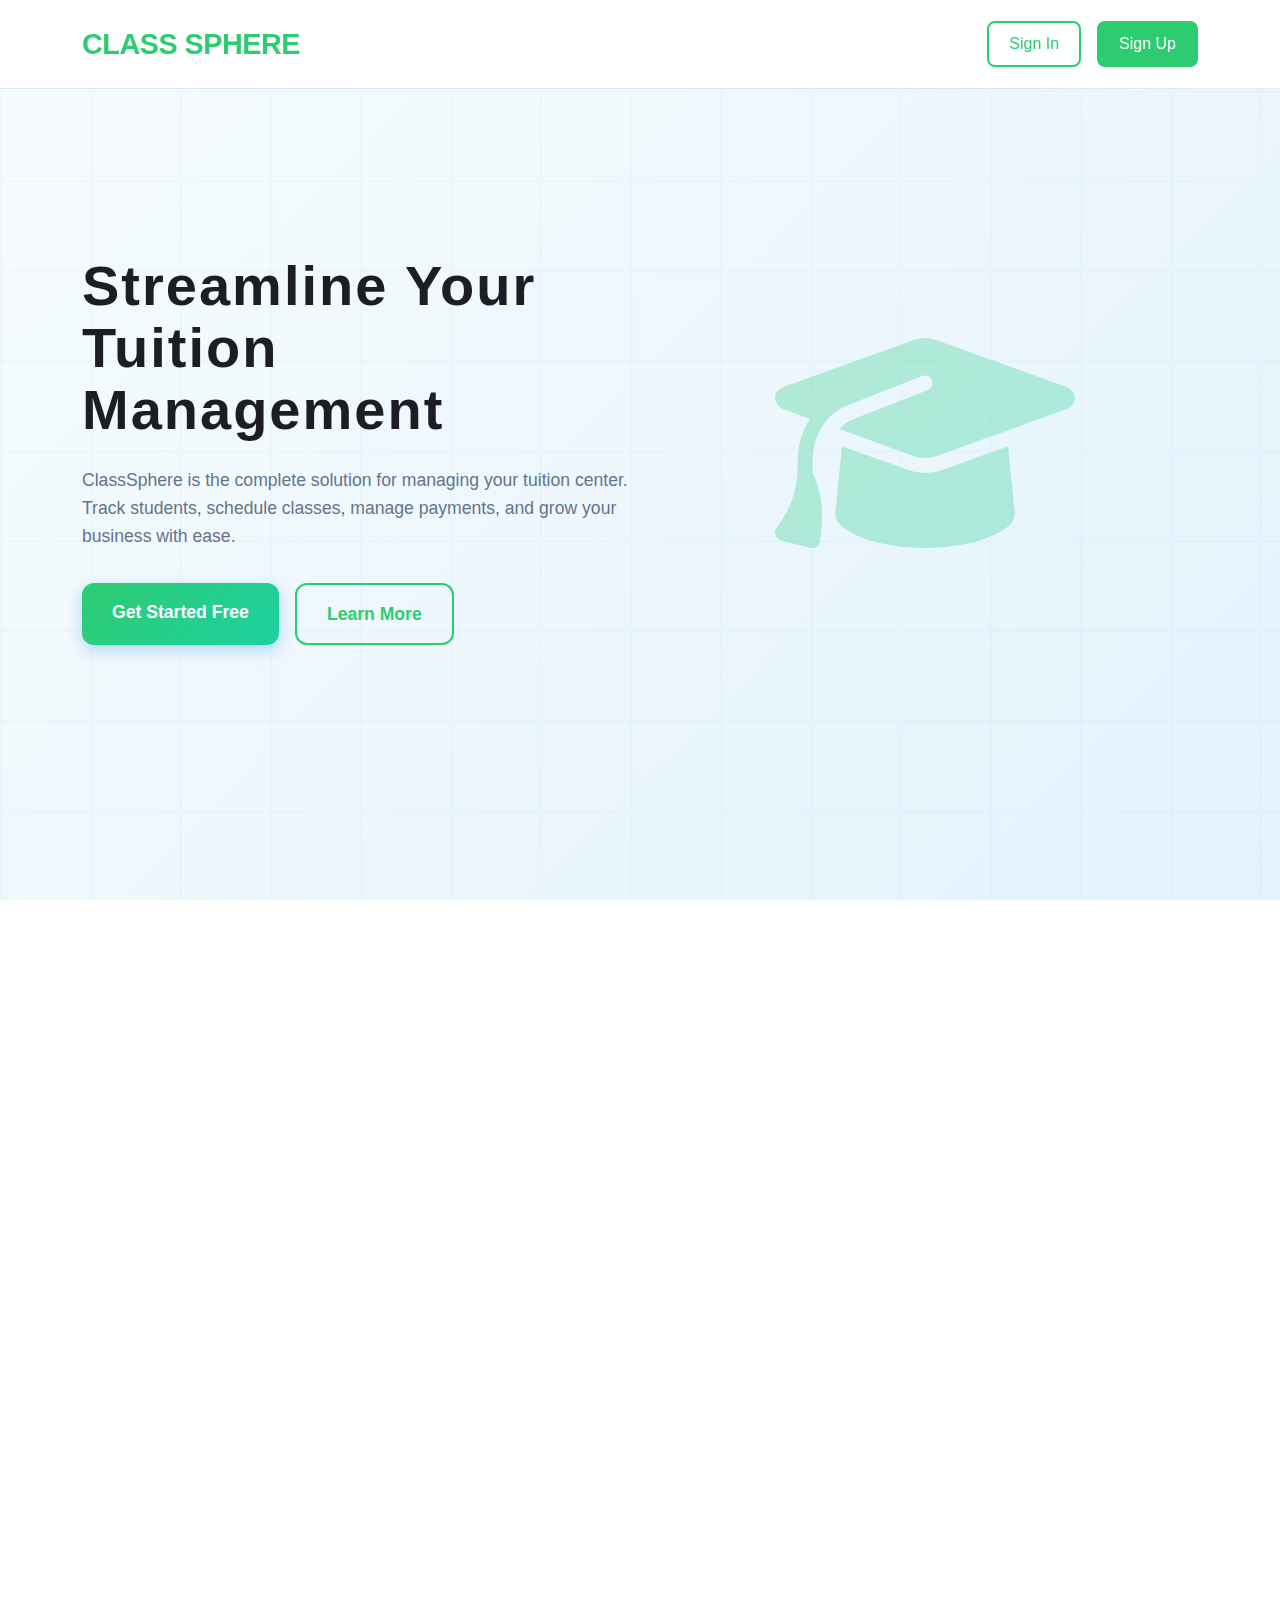
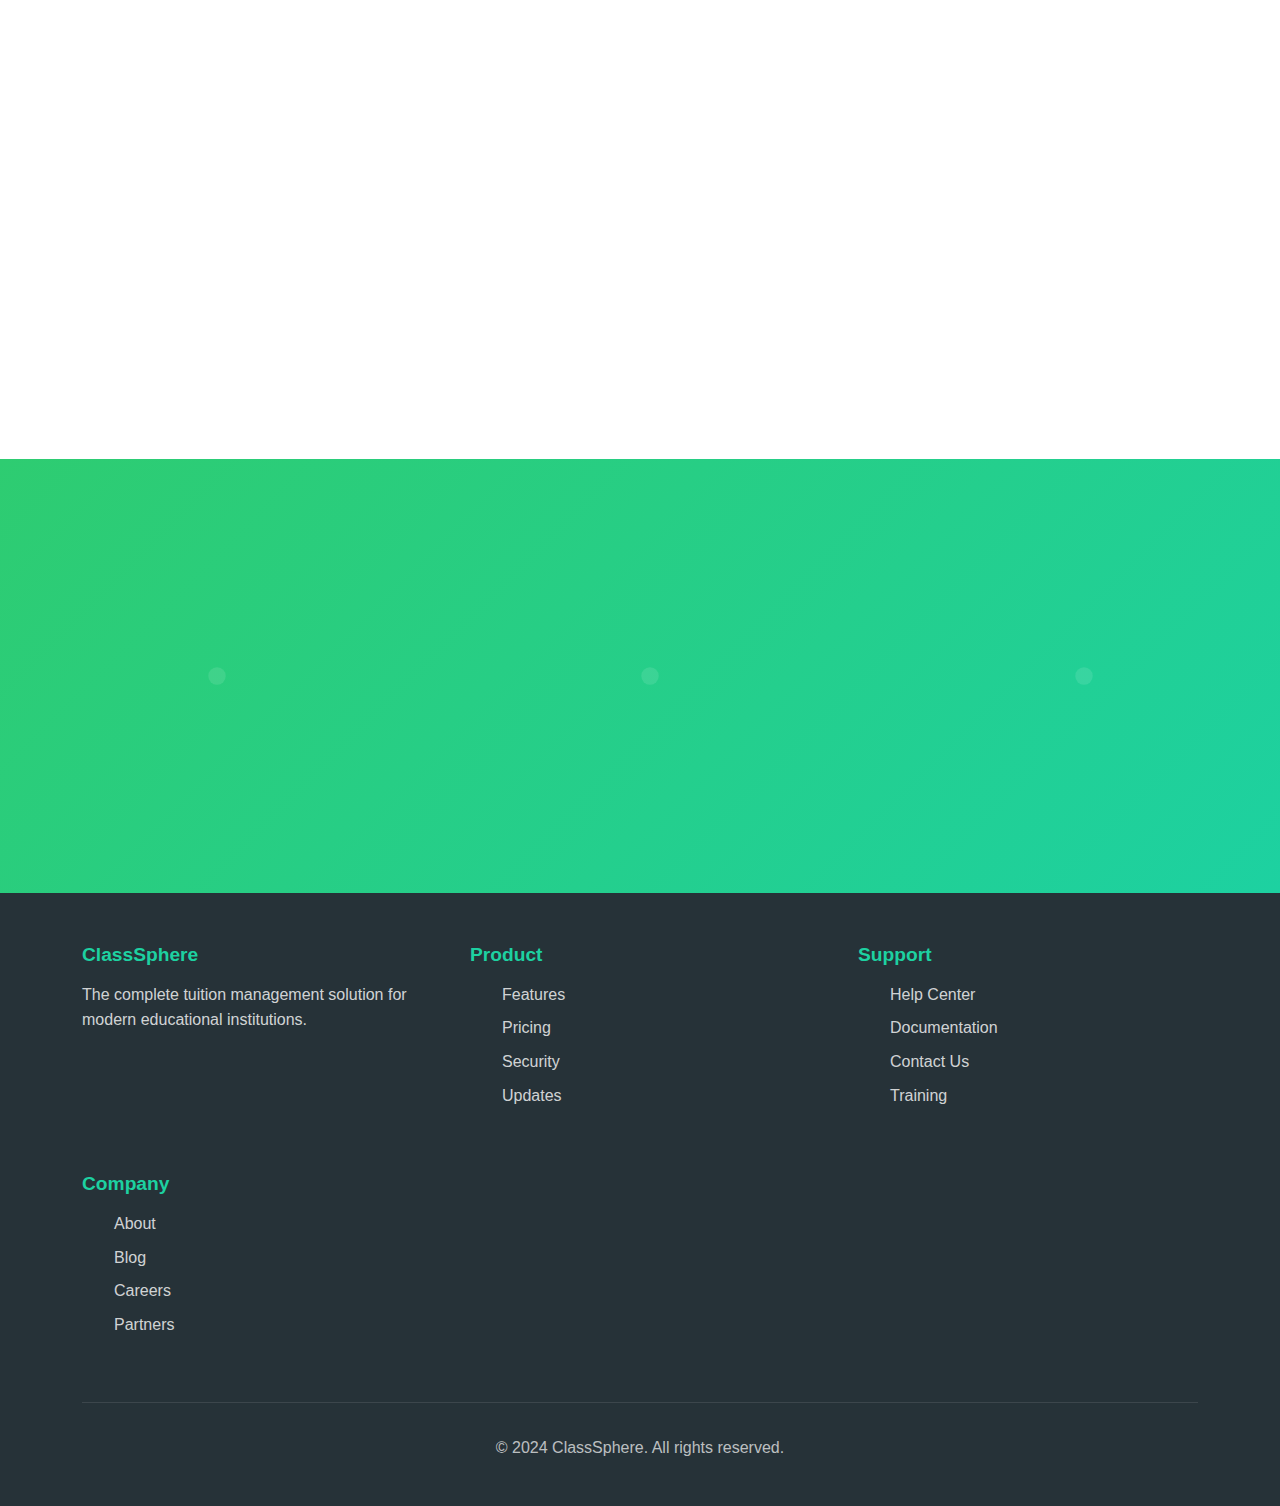
<file: FrontEnd/index.html>
<!DOCTYPE html>
<html lang="en">
  <head>
    <meta charset="UTF-8" />
    <meta name="viewport" content="width=device-width, initial-scale=1.0" />
    <title>ClassSphere - Tuition Management System</title>
    <link
      href="https://cdnjs.cloudflare.com/ajax/libs/bootstrap/5.3.0/css/bootstrap.min.css"
      rel="stylesheet"
    />
    <link
      href="https://cdnjs.cloudflare.com/ajax/libs/font-awesome/6.4.0/css/all.min.css"
      rel="stylesheet"
    />
    <link rel="stylesheet" href="css/index.css" />
  </head>

  <body>
    <!-- Navigation -->
    <nav class="navbar" id="navbar">
      <div class="container">
        <div class="d-flex justify-content-between align-items-center w-100">
          <a href="#" class="navbar-brand">CLASS SPHERE</a>
          <div class="nav-buttons">
            <a href="pages/signin_page.html" class="btn-outline-primary">Sign In</a>
            <a href="pages/signup_page.html" class="btn-primary">Sign Up</a>
          </div>
        </div>
      </div>
    </nav>

    <!-- Hero Section -->
    <section class="hero">
      <div class="container">
        <div class="row align-items-center">
          <div class="col-lg-6 hero-content fade-in">
            <h1>Streamline Your Tuition Management</h1>
            <p class="lead">
              ClassSphere is the complete solution for managing your tuition
              center. Track students, schedule classes, manage payments, and
              grow your business with ease.
            </p>
            <div class="hero-buttons">
              <a href="pages/signup_page.html" class="btn-hero-primary"
                >Get Started Free</a
              >
              <a href="#features" class="btn-hero-secondary">Learn More</a>
            </div>
          </div>
          <div class="col-lg-6 text-center fade-in">
            <div
              style="
                font-size: 15rem;
                background: linear-gradient(
                  135deg,
                  var(--primary) 0%,
                  var(--secondary) 100%
                );
                -webkit-background-clip: text;
                -webkit-text-fill-color: transparent;
                background-clip: text;
                opacity: 0.3;
              "
            >
              <i class="fas fa-graduation-cap"></i>
            </div>
          </div>
        </div>
      </div>
    </section>

    <!-- Features Section -->
    <section class="features" id="features">
      <div class="container">
        <div class="row text-center mb-5">
          <div class="col-lg-8 mx-auto fade-in">
            <h2
              style="
                font-size: 2.5rem;
                font-weight: 700;
                margin-bottom: 1rem;
                color: var(--dark);
              "
            >
              Everything You Need to Manage Your Tuition Center
            </h2>
            <p class="lead" style="color: var(--medium-gray)">
              Powerful features designed specifically for tuition centers and
              educational institutions.
            </p>
          </div>
        </div>
        <div class="row g-4">
          <div class="col-md-4 fade-in">
            <div class="feature-card">
              <div class="feature-icon">
                <i class="fas fa-users"></i>
              </div>
              <h3>Student Management</h3>
              <p>
                Comprehensive student profiles, attendance tracking, and
                progress monitoring all in one place.
              </p>
            </div>
          </div>
          <div class="col-md-4 fade-in">
            <div class="feature-card">
              <div class="feature-icon">
                <i class="fas fa-calendar-alt"></i>
              </div>
              <h3>Class Scheduling</h3>
              <p>
                Easy-to-use scheduling system with automated notifications and
                conflict detection.
              </p>
            </div>
          </div>
          <div class="col-md-4 fade-in">
            <div class="feature-card">
              <div class="feature-icon">
                <i class="fas fa-credit-card"></i>
              </div>
              <h3>Payment Tracking</h3>
              <p>
                Streamlined fee collection, payment reminders, and detailed
                financial reporting.
              </p>
            </div>
          </div>
          <div class="col-md-4 fade-in">
            <div class="feature-card">
              <div class="feature-icon">
                <i class="fas fa-chart-line"></i>
              </div>
              <h3>Analytics & Reports</h3>
              <p>
                Detailed insights into student performance, attendance patterns,
                and business metrics.
              </p>
            </div>
          </div>
          <div class="col-md-4 fade-in">
            <div class="feature-card">
              <div class="feature-icon">
                <i class="fas fa-mobile-alt"></i>
              </div>
              <h3>Mobile Friendly</h3>
              <p>
                Access your tuition management system anywhere, anytime from any
                device.
              </p>
            </div>
          </div>
          <div class="col-md-4 fade-in">
            <div class="feature-card">
              <div class="feature-icon">
                <i class="fas fa-shield-alt"></i>
              </div>
              <h3>Secure & Reliable</h3>
              <p>
                Bank-level security with regular backups to keep your data safe
                and accessible.
              </p>
            </div>
          </div>
        </div>
      </div>
    </section>

    <!-- CTA Section -->
    <section class="cta">
      <div class="container">
        <div class="row">
          <div class="col-lg-8 mx-auto fade-in">
            <h2>Ready to Transform Your Tuition Center?</h2>
            <p>
              Join thousands of educators who trust ClassSphere to manage their
              tuition centers efficiently.
            </p>
            <a href="pages/signup_page.html" class="btn-cta-primary"
              >Start Your Free Trial</a
            >
            <a href="pages/signin_page.html" class="btn-cta-secondary">Sign In</a>
          </div>
        </div>
      </div>
    </section>

    <!-- Footer -->
    <footer class="footer">
      <div class="container">
        <div class="footer-content">
          <div>
            <h5>ClassSphere</h5>
            <p style="color: rgba(255, 255, 255, 0.8)">
              The complete tuition management solution for modern educational
              institutions.
            </p>
          </div>
          <div>
            <h5>Product</h5>
            <ul>
              <li><a href="#features">Features</a></li>
              <li><a href="#">Pricing</a></li>
              <li><a href="#">Security</a></li>
              <li><a href="#">Updates</a></li>
            </ul>
          </div>
          <div>
            <h5>Support</h5>
            <ul>
              <li><a href="#">Help Center</a></li>
              <li><a href="#">Documentation</a></li>
              <li><a href="#">Contact Us</a></li>
              <li><a href="#">Training</a></li>
            </ul>
          </div>
          <div>
            <h5>Company</h5>
            <ul>
              <li><a href="#">About</a></li>
              <li><a href="#">Blog</a></li>
              <li><a href="#">Careers</a></li>
              <li><a href="#">Partners</a></li>
            </ul>
          </div>
        </div>
        <div class="footer-bottom">
          <p>&copy; 2024 ClassSphere. All rights reserved.</p>
        </div>
      </div>
    </footer>

    <script src="https://cdnjs.cloudflare.com/ajax/libs/bootstrap/5.3.0/js/bootstrap.bundle.min.js"></script>
    <script src="js/index.js"></script>
  </body>
</html>
</file>
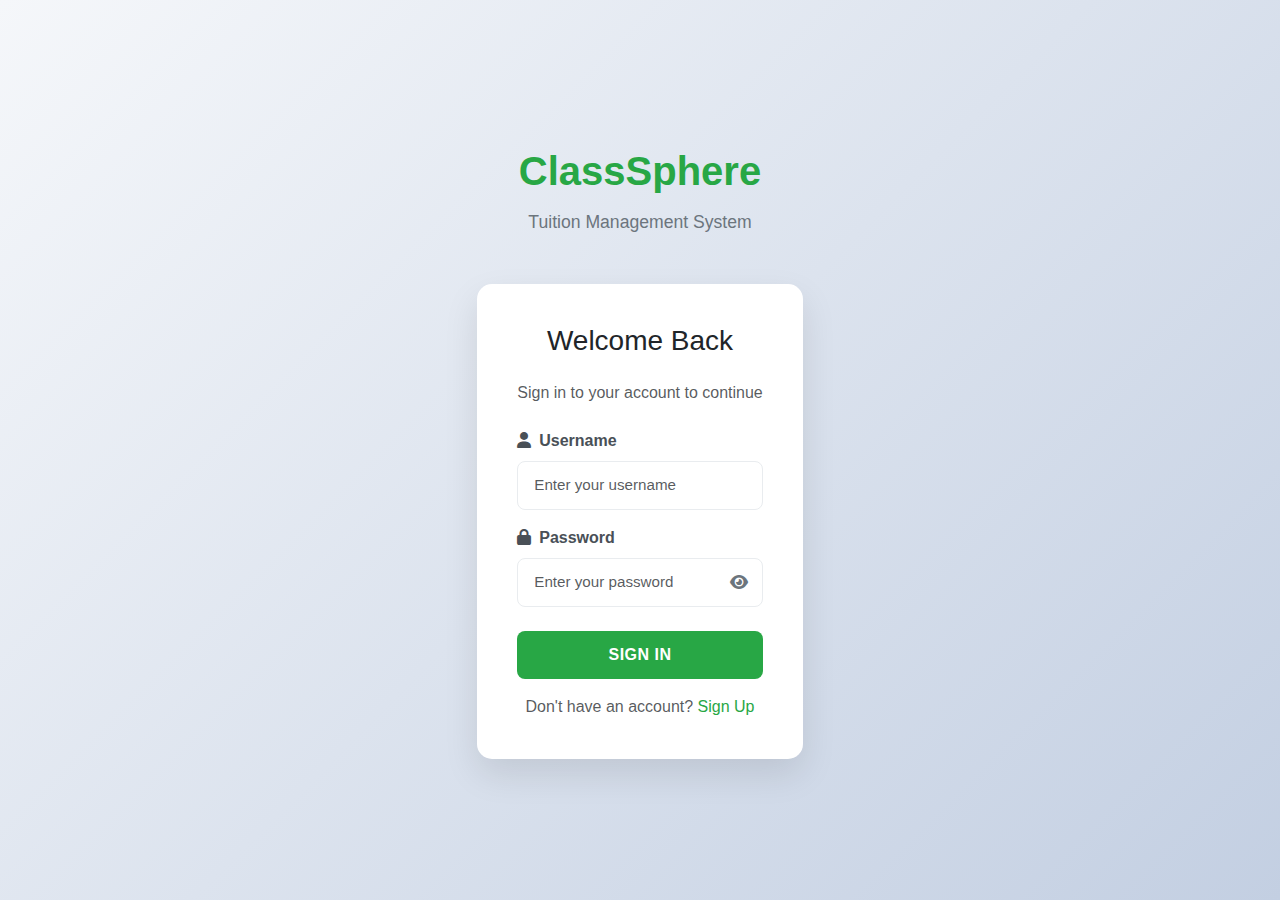
<file: FrontEnd/pages/signin_page.html>
<!DOCTYPE html>
<html lang="en">
<head>
    <meta charset="UTF-8">
    <meta name="viewport" content="width=device-width, initial-scale=1.0">
    <title>ClassSphere - Sign In</title>
    <link href="https://cdnjs.cloudflare.com/ajax/libs/bootstrap/5.3.0/css/bootstrap.min.css" rel="stylesheet">
    <link href="https://cdnjs.cloudflare.com/ajax/libs/font-awesome/6.0.0/css/all.min.css" rel="stylesheet">
    <link rel="stylesheet" href="../css/signin_page.css">
    
</head>
<body>
    <div class="container-fluid d-flex align-items-center justify-content-center min-vh-100">
        <div class="text-center">
            <div class="brand-title">ClassSphere</div>
            <div class="brand-subtitle">Tuition Management System</div>
            
            <div class="auth-container">
                <h3 class="text-center mb-4 text-dark">Welcome Back</h3>
                <p class="text-center text-muted mb-4">Sign in to your account to continue</p>
                
                <div id="signInAlert"></div>
                
                <form id="loginForm">
                    <div class="mb-3">
                        <label for="loginUsername" class="form-label">
                            <i class="fas fa-user me-2"></i>Username
                        </label>
                        <input type="text" class="form-control" id="loginUsername" placeholder="Enter your username" required>
                    </div>
                    
                    <div class="mb-4">
                        <label for="loginPassword" class="form-label">
                            <i class="fas fa-lock me-2"></i>Password
                        </label>
                        <div class="input-group-password">
                            <input type="password" class="form-control" id="loginPassword" placeholder="Enter your password" required>
                            <i class="fas fa-eye password-toggle" id="loginPasswordToggle"></i>
                        </div>
                    </div>
                    
                    <button type="submit" class="btn btn-primary w-100 mb-3">
                        <span class="loading-spinner spinner-border spinner-border-sm me-2"></span>
                        Sign In
                    </button>
                </form>
                
                <div class="text-center">
                    <span class="text-muted">Don't have an account? </span>
                    <a href="signup.html" class="auth-link">Sign Up</a>
                </div>
            </div>
        </div>
    </div>

    <script src="https://cdnjs.cloudflare.com/ajax/libs/bootstrap/5.3.0/js/bootstrap.bundle.min.js"></script>
    <script src="https://code.jquery.com/jquery-3.6.0.min.js"></script>
    <script src="../js/signin.js"></script>
</body>
</html>
</file>
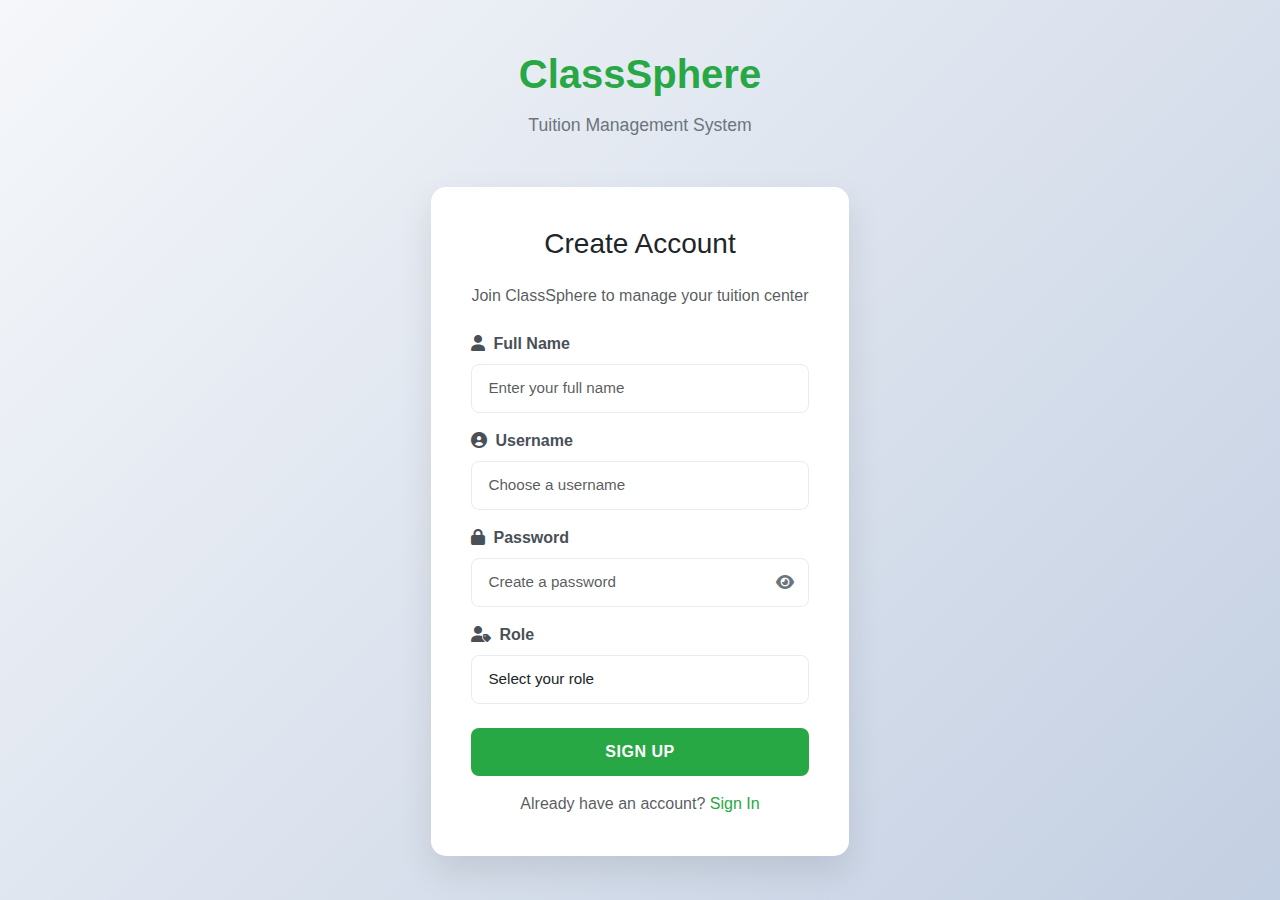
<file: FrontEnd/pages/signup_page.html>
<!DOCTYPE html>
<html lang="en">
<head>
    <meta charset="UTF-8">
    <meta name="viewport" content="width=device-width, initial-scale=1.0">
    <title>ClassSphere - Sign Up</title>
    <link href="https://cdnjs.cloudflare.com/ajax/libs/bootstrap/5.3.0/css/bootstrap.min.css" rel="stylesheet">
    <link href="https://cdnjs.cloudflare.com/ajax/libs/font-awesome/6.0.0/css/all.min.css" rel="stylesheet">
    <link rel="stylesheet" href="../css/signup_page.css">

</head>
<body>
    <div class="container-fluid d-flex align-items-center justify-content-center min-vh-100">
        <div class="text-center">
            <div class="brand-title">ClassSphere</div>
            <div class="brand-subtitle">Tuition Management System</div>
            
            <div class="auth-container">
                <h3 class="text-center mb-4 text-dark">Create Account</h3>
                <p class="text-center text-muted mb-4">Join ClassSphere to manage your tuition center</p>
                
                <div id="signUpAlert"></div>
                
                <form id="registerForm">
                    <div class="mb-3">
                        <label for="fullName" class="form-label">
                            <i class="fas fa-user me-2"></i>Full Name
                        </label>
                        <input type="text" class="form-control" id="fullName" placeholder="Enter your full name" required>
                    </div>
                    
                    <div class="mb-3">
                        <label for="registerUsername" class="form-label">
                            <i class="fas fa-user-circle me-2"></i>Username
                        </label>
                        <input type="text" class="form-control" id="registerUsername" placeholder="Choose a username" required>
                    </div>
                    
                    <div class="mb-3">
                        <label for="registerPassword" class="form-label">
                            <i class="fas fa-lock me-2"></i>Password
                        </label>
                        <div class="input-group-password">
                            <input type="password" class="form-control" id="registerPassword" placeholder="Create a password" required>
                            <i class="fas fa-eye password-toggle" id="registerPasswordToggle"></i>
                        </div>
                    </div>
                    
                    <div class="mb-4">
                        <label for="userRole" class="form-label">
                            <i class="fas fa-user-tag me-2"></i>Role
                        </label>
                        <select class="form-control" id="userRole" required>
                            <option value="">Select your role</option>
                            <option value="ADMIN">ADMIN</option>
                            <option value="USER">USER</option>
                            <!-- <option value="student">Student</option>
                            <option value="parent">Parent</option> -->
                        </select>
                    </div>
                    
                    <button type="submit" class="btn btn-primary w-100 mb-3">
                        <span class="loading-spinner spinner-border spinner-border-sm me-2"></span>
                        Sign Up
                    </button>
                </form>
                
                <div class="text-center">
                    <span class="text-muted">Already have an account? </span>
                    <a href="../pages/signin_page.html" class="auth-link">Sign In</a>
                </div>
            </div>
        </div>
    </div>

    <script src="https://cdnjs.cloudflare.com/ajax/libs/bootstrap/5.3.0/js/bootstrap.bundle.min.js"></script>
    <script src="https://code.jquery.com/jquery-3.6.0.min.js"></script>

    <script src="../js/signup.js" defer></script>
</body>
</html>
</file>
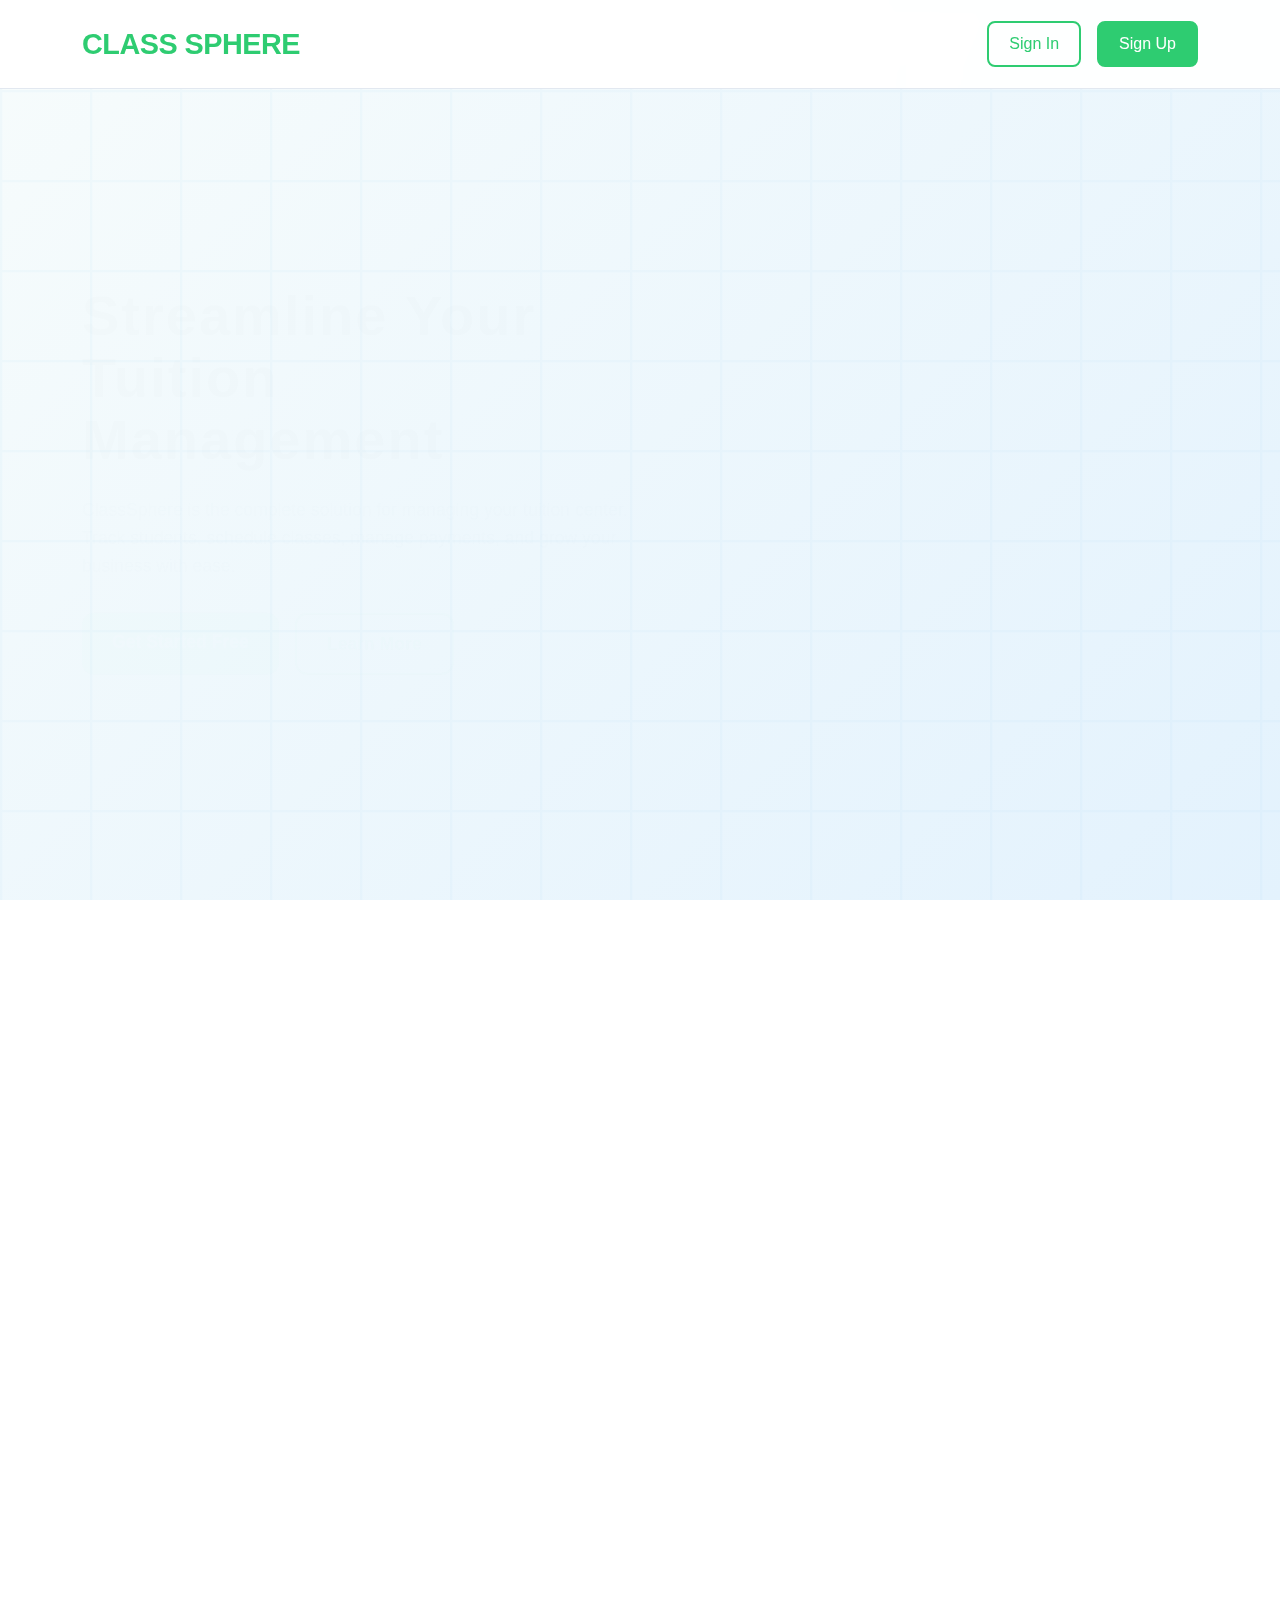
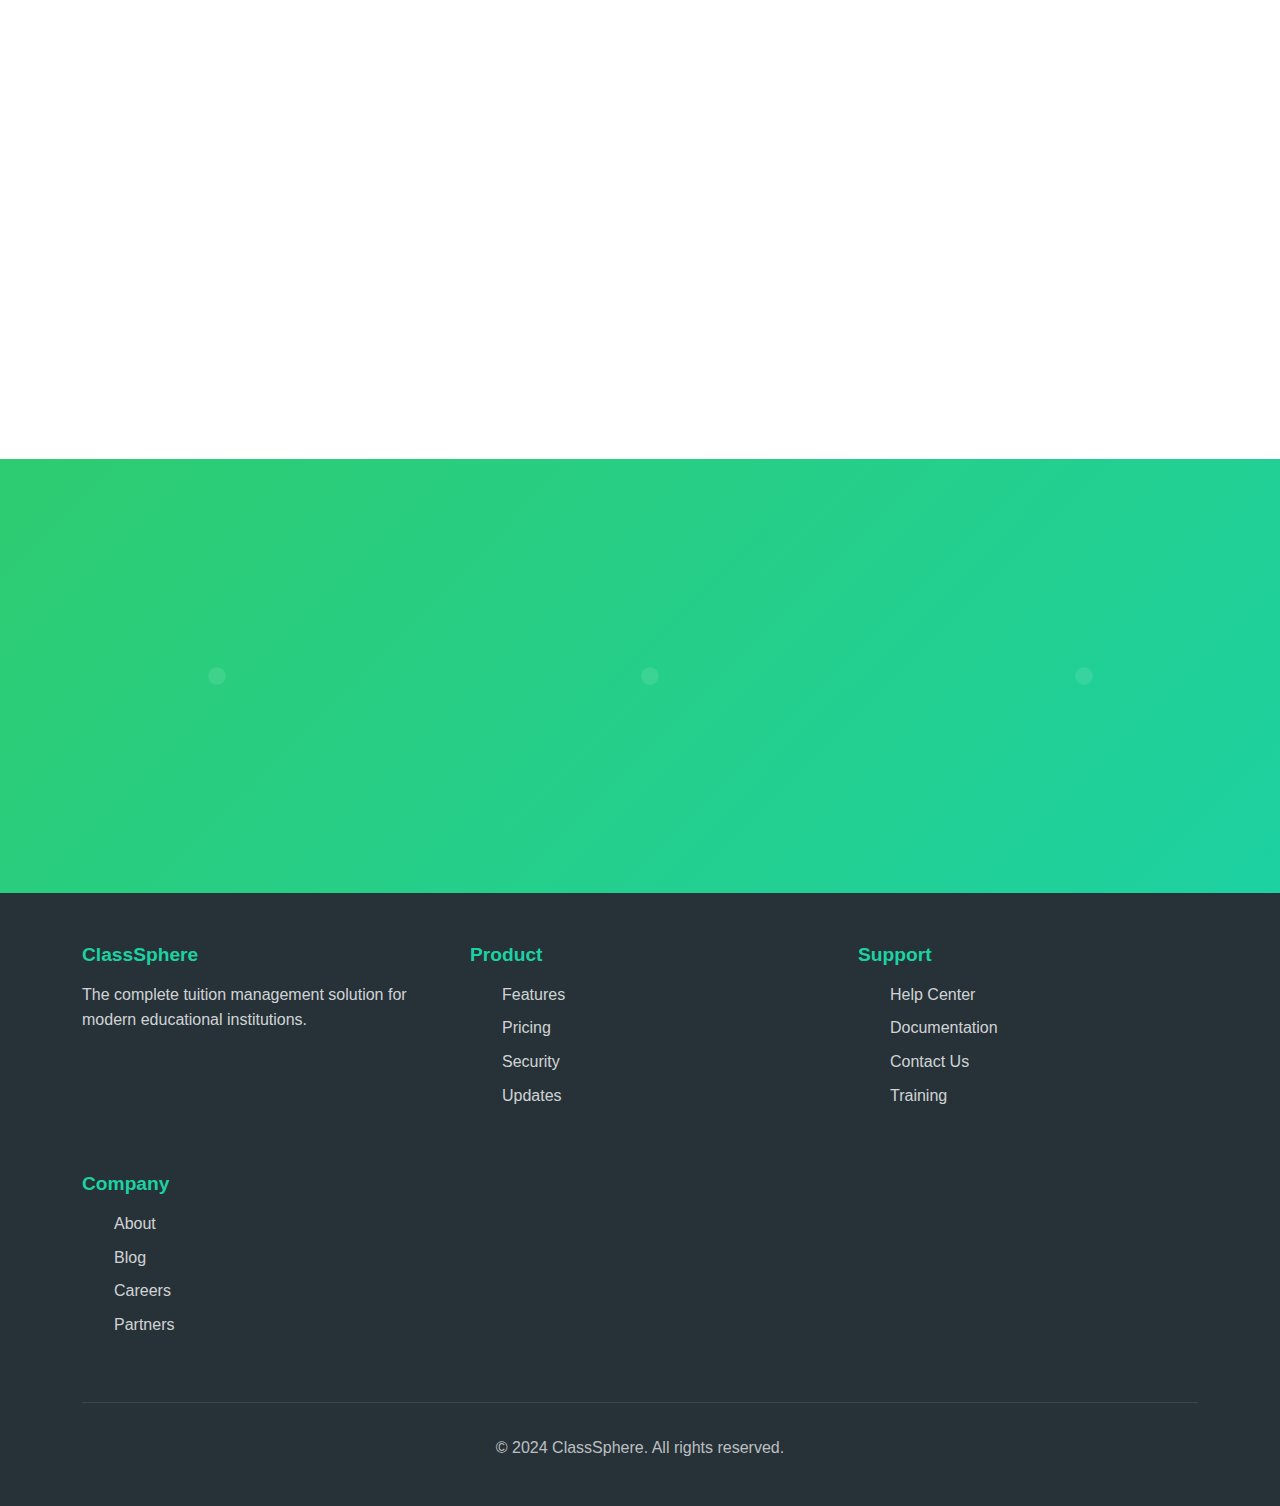
<file: FrontEnd/pages/teachers.html>
<!DOCTYPE html>
<html lang="en">
  <head>
    <meta charset="UTF-8" />
    <meta name="viewport" content="width=device-width, initial-scale=1.0" />
    <title>Teachers | ClassSphere</title>
    <!-- Bootstrap CSS -->
    <link
      href="https://cdn.jsdelivr.net/npm/bootstrap@5.3.2/dist/css/bootstrap.min.css"
      rel="stylesheet"
    />
    <!-- Bootstrap Icons -->
    <link
      href="https://cdn.jsdelivr.net/npm/bootstrap-icons@1.10.5/font/bootstrap-icons.css"
      rel="stylesheet"
    />
    <!-- Custom CSS -->
    <link rel="stylesheet" href="../css/dashboard.css" />
    <link rel="stylesheet" href="../css/teachers.css" />
  </head>
  <body>
    <div class="container-fluid">
      <div class="row">
        <!-- Sidebar -->
        <nav class="col-md-2 d-none d-md-block bg-light sidebar vh-100">
          <div id="sidebar"></div>
        </nav>
        <!-- Main Content -->
        <main class="col-md-10 ms-sm-auto col-lg-10 px-md-4">
          <div
            class="d-flex justify-content-between flex-wrap flex-md-nowrap align-items-center pt-3 pb-2 mb-3 border-bottom"
          >
            <div>
              <h2 class="fw-bold">Teachers</h2>
              <p class="text-muted">
                Manage teaching staff and their assignments
              </p>
            </div>
            <button id="addTeacherBtn" class="btn btn-success px-4">
              <i class="bi bi-plus"></i> Add Teacher
            </button>
          </div>
          <!-- Search Bar -->
          <div class="mb-4">
            <input
              type="text"
              class="form-control"
              placeholder="Search teachers by name, email, or subject..."
            />
          </div>
          <!-- Teacher Cards -->
          <div class="row g-4" id="teachersContainer">
            <!-- Teacher cards will be dynamically inserted here by JS -->
          </div>
        </main>
      </div>
    </div>

    <!-- Add Teacher Modal -->
    <div
      class="modal fade"
      id="addTeacherModal"
      tabindex="-1"
      aria-labelledby="addTeacherModalLabel"
      aria-hidden="true"
    >
      <div class="modal-dialog">
        <div class="modal-content">
          <div class="modal-header">
            <h5 class="modal-title" id="addTeacherModalLabel">Add Teacher</h5>
            <button
              type="button"
              class="btn-close"
              data-bs-dismiss="modal"
              aria-label="Close"
            ></button>
          </div>
          <div class="modal-body">
            <form id="addTeacherForm" enctype="multipart/form-data">
              <div class="row g-3">
                <div class="col-12">
                  <label for="teacherPhoto" class="form-label">Photo</label>
                  <input
                    class="form-control"
                    type="file"
                    id="teacherPhoto"
                    accept="image/*"
                  />
                </div>
                <div class="col-md-6">
                  <label for="teacherName" class="form-label">Name</label>
                  <input
                    type="text"
                    class="form-control"
                    id="teacherName"
                    required
                  />
                </div>
                <div class="col-md-6">
                  <label for="teacherEmail" class="form-label">Email</label>
                  <input
                    type="email"
                    class="form-control"
                    id="teacherEmail"
                    required
                  />
                </div>
                <div class="col-md-6">
                  <label for="teacherPhone" class="form-label">Phone</label>
                  <input
                    type="text"
                    class="form-control"
                    id="teacherPhone"
                    required
                  />
                </div>
                <div class="col-md-6">
                  <label for="teacherAddress" class="form-label">Address</label>
                  <input
                    type="text"
                    class="form-control"
                    id="teacherAddress"
                    required
                  />
                </div>
              </div>
              <div class="mt-3">
                <button type="submit" class="btn btn-success w-100">
                  Add Teacher
                </button>
              </div>
            </form>
          </div>
        </div>
      </div>
    </div>

    <!-- Teacher Profile Modal -->
    <div
      class="modal fade"
      id="teacherProfileModal"
      tabindex="-1"
      aria-labelledby="teacherProfileModalLabel"
      aria-hidden="true"
    >
      <div class="modal-dialog modal-lg">
        <div class="modal-content">
          <div class="modal-header">
            <h5 class="modal-title" id="teacherProfileModalLabel">
              Teacher Profile
            </h5>
            <button
              type="button"
              class="btn-close"
              data-bs-dismiss="modal"
              aria-label="Close"
            ></button>
          </div>
          <div class="modal-body">
            <form id="teacherProfileForm">
              <div class="row g-3 align-items-center">
                <div class="col-md-2 text-center">
                  <img
                    id="teacherProfilePhoto"
                    src=""
                    alt="Profile Photo"
                    class="img-thumbnail mb-2"
                    style="width: 96px; height: 96px; object-fit: cover"
                  />
                </div>
                <div class="col-md-8">
                  <div class="row g-2">
                    <div class="col-md-6">
                      <label class="form-label">Teacher ID</label>
                      <input
                        type="text"
                        class="form-control"
                        id="profileTeacherId"
                        readonly
                      />
                    </div>
                    <div class="col-md-6">
                      <label class="form-label">Name</label>
                      <input
                        type="text"
                        class="form-control"
                        id="profileTeacherName"
                      />
                    </div>
                    <div class="col-md-6">
                      <label class="form-label">Email</label>
                      <input
                        type="email"
                        class="form-control"
                        id="profileTeacherEmail"
                      />
                    </div>
                    <div class="col-md-6">
                      <label class="form-label">Phone</label>
                      <input
                        type="text"
                        class="form-control"
                        id="profileTeacherPhone"
                      />
                    </div>
                    <div class="col-md-6">
                      <label class="form-label">Address</label>
                      <input
                        type="text"
                        class="form-control"
                        id="profileTeacherAddress"
                      />
                    </div>
                  </div>
                </div>
                <div class="col-md-2 text-center">
                  <img
                    id="teacherProfileQr"
                    src=""
                    alt="QR Code"
                    class="img-thumbnail mb-2"
                    style="width: 96px; height: 96px; object-fit: contain"
                  />
                </div>
              </div>
              <div class="mt-4 d-flex justify-content-end gap-2">
                <button
                  type="button"
                  class="btn btn-secondary"
                  id="printTeacherIdCardBtn"
                >
                  Print
                </button>
                <button
                  type="button"
                  class="btn btn-danger"
                  id="deleteTeacherBtn"
                >
                  Delete
                </button>
                <button
                  type="submit"
                  class="btn btn-primary"
                  id="updateTeacherBtn"
                >
                  Update
                </button>
              </div>
            </form>
          </div>
        </div>
      </div>
    </div>

    <!-- Hidden printable ID card template -->
    <div id="printableTeacherIdCard" style="display: none">
      <div
        style="
          width: 340px;
          border: 1px solid #ccc;
          border-radius: 12px;
          padding: 16px;
          font-family: sans-serif;
        "
      >
        <div
          style="
            display: flex;
            justify-content: space-between;
            align-items: center;
          "
        >
          <img
            id="printTeacherProfilePhoto"
            src=""
            alt="Profile Photo"
            style="
              width: 64px;
              height: 64px;
              border-radius: 8px;
              object-fit: cover;
            "
          />
          <img
            id="printTeacherProfileQr"
            src=""
            alt="QR Code"
            style="width: 64px; height: 64px; object-fit: contain"
          />
        </div>
        <h4
          id="printTeacherName"
          style="margin: 12px 0 4px 0; font-size: 1.2rem"
        ></h4>
        <div style="font-size: 0.95rem">
          <div><b>ID:</b> <span id="printTeacherId"></span></div>
          <div><b>Email:</b> <span id="printTeacherEmail"></span></div>
          <div><b>Phone:</b> <span id="printTeacherPhone"></span></div>
          <div><b>Address:</b> <span id="printTeacherAddress"></span></div>
        </div>
      </div>
    </div>

    <!-- Bootstrap JS, jQuery, and custom JS -->
    <script src="https://code.jquery.com/jquery-3.7.1.min.js"></script>
    <script src="https://cdn.jsdelivr.net/npm/bootstrap@5.3.2/dist/js/bootstrap.bundle.min.js"></script>
    <script>
      $(function () {
        $("#sidebar").load("sidebar.html", function () {
          // Highlight the active link
          $("#sidebar .nav-link").each(function () {
            if (window.location.pathname.endsWith($(this).attr("href"))) {
              $(this).addClass("active");
            } else {
              $(this).removeClass("active");
            }
          });
        });
      });
    </script>
    <script src="../js/teachers.js"></script>
  </body>
</html>
</file>
<file: FrontEnd/css/index.css>
:root {
  --primary: #2ecc71; /* Green */
  --secondary: #1dd1a1; /* Mint */
  --accent: #ff6348; /* Coral */
  --success: #27ae60; /* Dark Green */
  --background: #f7fcfc; /* Light Gray Blue */
  --white: #ffffff;
  --dark: #263238;
  --light-gray: #f5f7fa;
  --medium-gray: #64748b;
  --border-gray: #e2e8f0;
}

* {
  margin: 0;
  padding: 0;
  box-sizing: border-box;
}

body {
  font-family: "Segoe UI", Tahoma, Geneva, Verdana, sans-serif;
  line-height: 1.6;
  color: var(--dark);
}

/* Navigation */
.navbar {
  background: rgba(255, 255, 255, 0.95);
  backdrop-filter: blur(10px);
  border-bottom: 1px solid var(--border-gray);
  padding: 1rem 0;
  transition: all 0.3s ease;
  position: fixed;
  width: 100%;
  top: 0;
  z-index: 1000;
}

.navbar.scrolled {
  background: var(--white);
  box-shadow: 0 4px 25px rgba(30, 136, 229, 0.15);
}

.navbar-brand {
  font-size: 1.8rem;
  font-weight: 700;
  color: var(--primary) !important;
  text-decoration: none;
  letter-spacing: -0.5px;
  transition: all 0.3s ease;
}

.navbar-brand:hover {
  transform: scale(1.05);
  color: var(--secondary) !important;
}

.nav-buttons {
  display: flex;
  gap: 1rem;
  align-items: center;
}

.btn-outline-primary {
  border: 2px solid var(--primary);
  color: var(--primary);
  padding: 8px 20px;
  border-radius: 8px;
  text-decoration: none;
  font-weight: 500;
  transition: all 0.3s ease;
}

.btn-outline-primary:hover {
  background: var(--primary);
  color: var(--white);
  transform: translateY(-2px);
  box-shadow: 0 5px 15px rgba(30, 136, 229, 0.3);
}

.btn-primary {
  background: var(--primary);
  color: var(--white);
  border: 2px solid var(--primary);
  padding: 8px 20px;
  border-radius: 8px;
  text-decoration: none;
  font-weight: 500;
  transition: all 0.3s ease;
}

.btn-primary:hover {
  background: var(--secondary);
  border-color: var(--secondary);
  transform: translateY(-2px);
  box-shadow: 0 5px 15px rgba(38, 166, 154, 0.3);
}

/* Hero Section */
.hero {
  background: linear-gradient(135deg, var(--background) 0%, #e3f2fd 100%);
  min-height: 100vh;
  display: flex;
  align-items: center;
  position: relative;
  overflow: hidden;
}

.hero::before {
  content: "";
  position: absolute;
  top: 0;
  left: 0;
  right: 0;
  bottom: 0;
  background: url('data:image/svg+xml,<svg xmlns="http://www.w3.org/2000/svg" viewBox="0 0 100 100"><defs><pattern id="grid" width="10" height="10" patternUnits="userSpaceOnUse"><path d="M 10 0 L 0 0 0 10" fill="none" stroke="%231E88E5" stroke-width="0.5" opacity="0.1"/></pattern></defs><rect width="100" height="100" fill="url(%23grid)"/></svg>')
    repeat;
  opacity: 0.3;
}

.hero-content {
  position: relative;
  z-index: 2;
}

.hero h1 {
  font-size: 3.5rem;
  font-weight: 700;
  margin-bottom: 1.5rem;
  letter-spacing: 2px;
  padding-bottom: 2px;
  line-height: 1.1;
  background: #1c1d25;
  -webkit-background-clip: text;
  -webkit-text-fill-color: transparent;
  background-clip: text;
}

.hero .lead {
  font-size: 1.1rem;
  font-weight: 500;
  margin-bottom: 2rem;
  color: var(--medium-gray);
}

.hero-buttons {
  display: flex;
  gap: 1rem;
  flex-wrap: wrap;
}

.btn-hero-primary {
  background: linear-gradient(135deg, var(--primary) 0%, var(--secondary) 100%);
  border: none;
  color: var(--white);
  padding: 15px 30px;
  border-radius: 12px;
  font-size: 1.1rem;
  font-weight: 600;
  text-decoration: none;
  transition: all 0.3s ease;
  box-shadow: 0 5px 15px rgba(30, 136, 229, 0.3);
}

.btn-hero-primary:hover {
  transform: translateY(-3px);
  box-shadow: 0 10px 25px rgba(30, 136, 229, 0.4);
}

.btn-hero-secondary {
  background: transparent;
  border: 2px solid var(--primary);
  color: var(--primary);
  padding: 15px 30px;
  border-radius: 12px;
  font-size: 1.1rem;
  font-weight: 600;
  text-decoration: none;
  transition: all 0.3s ease;
}

.btn-hero-secondary:hover {
  background: var(--primary);
  color: var(--white);
  transform: translateY(-3px);
  box-shadow: 0 10px 25px rgba(30, 136, 229, 0.3);
}

/* Features Section */
.features {
  padding: 100px 0;
  background: var(--white);
}

.feature-card {
  text-align: center;
  padding: 3rem 2rem;
  border-radius: 20px;
  background: var(--white);
  box-shadow: 0 10px 30px rgba(30, 136, 229, 0.08);
  transition: all 0.3s ease;
  border: 1px solid var(--border-gray);
  height: 100%;
  position: relative;
  overflow: hidden;
}

.feature-card::before {
  content: "";
  position: absolute;
  top: 0;
  left: 0;
  right: 0;
  height: 4px;
  background: linear-gradient(90deg, var(--primary) 0%, var(--secondary) 100%);
  transform: scaleX(0);
  transition: transform 0.3s ease;
}

.feature-card:hover::before {
  transform: scaleX(1);
}

.feature-card:hover {
  transform: translateY(-10px);
  box-shadow: 0 20px 40px rgba(30, 136, 229, 0.15);
}

.feature-icon {
  width: 80px;
  height: 80px;
  background: linear-gradient(135deg, var(--primary) 0%, var(--secondary) 100%);
  color: var(--white);
  border-radius: 20px;
  display: flex;
  align-items: center;
  justify-content: center;
  font-size: 2rem;
  margin: 0 auto 2rem;
  transition: all 0.3s ease;
}

.feature-card:hover .feature-icon {
  transform: scale(1.1) rotate(5deg);
}

.feature-card h3 {
  font-size: 1.5rem;
  font-weight: 600;
  margin-bottom: 1rem;
  color: var(--dark);
}

.feature-card p {
  color: var(--medium-gray);
  line-height: 1.6;
}

/* CTA Section */
.cta {
  background: linear-gradient(135deg, var(--primary) 0%, var(--secondary) 100%);
  color: var(--white);
  padding: 100px 0;
  text-align: center;
  position: relative;
  overflow: hidden;
}

.cta::before {
  content: "";
  position: absolute;
  top: 0;
  left: 0;
  right: 0;
  bottom: 0;
  background: url('data:image/svg+xml,<svg xmlns="http://www.w3.org/2000/svg" viewBox="0 0 100 100"><circle cx="50" cy="50" r="2" fill="white" opacity="0.1"/></svg>')
    repeat;
  animation: float 20s ease-in-out infinite;
}

@keyframes float {
  0%,
  100% {
    transform: translateY(0px);
  }
  50% {
    transform: translateY(-10px);
  }
}

.cta h2 {
  font-size: 2.5rem;
  font-weight: 700;
  margin-bottom: 1rem;
  position: relative;
  z-index: 2;
}

.cta p {
  font-size: 1.2rem;
  margin-bottom: 2rem;
  opacity: 0.9;
  position: relative;
  z-index: 2;
}

.cta .btn-cta-primary {
  background: var(--white);
  color: var(--primary);
  border: none;
  padding: 15px 30px;
  border-radius: 12px;
  font-size: 1.1rem;
  font-weight: 600;
  text-decoration: none;
  transition: all 0.3s ease;
  margin-right: 1rem;
  box-shadow: 0 5px 15px rgba(0, 0, 0, 0.1);
  position: relative;
  z-index: 2;
}

.cta .btn-cta-primary:hover {
  background: var(--background);
  transform: translateY(-3px);
  box-shadow: 0 10px 25px rgba(0, 0, 0, 0.15);
}

.cta .btn-cta-secondary {
  background: transparent;
  border: 2px solid var(--white);
  color: var(--white);
  padding: 15px 30px;
  border-radius: 12px;
  font-size: 1.1rem;
  font-weight: 600;
  text-decoration: none;
  transition: all 0.3s ease;
  position: relative;
  z-index: 2;
}

.cta .btn-cta-secondary:hover {
  background: var(--white);
  color: var(--primary);
  transform: translateY(-3px);
}

/* Footer */
.footer {
  background: var(--dark);
  color: var(--white);
  padding: 50px 0 30px;
}

.footer-content {
  display: grid;
  grid-template-columns: repeat(auto-fit, minmax(250px, 1fr));
  gap: 3rem;
  margin-bottom: 3rem;
}

.footer h5 {
  font-size: 1.2rem;
  font-weight: 600;
  margin-bottom: 1rem;
  color: var(--secondary);
}

.footer ul {
  list-style: none;
}

.footer ul li {
  margin-bottom: 0.5rem;
}

.footer ul li a {
  color: rgba(255, 255, 255, 0.8);
  text-decoration: none;
  transition: color 0.3s ease;
}

.footer ul li a:hover {
  color: var(--secondary);
}

.footer-bottom {
  border-top: 1px solid rgba(255, 255, 255, 0.1);
  padding-top: 2rem;
  text-align: center;
  color: rgba(255, 255, 255, 0.7);
}

/* Animations */
.fade-in {
  opacity: 0;
  transform: translateY(30px);
  transition: all 0.8s ease;
}

.fade-in.visible {
  opacity: 1;
  transform: translateY(0);
}



/* Responsive Design */
@media (max-width: 768px) {
  .hero h1 {
    font-size: 2.5rem;
  }

  .hero .lead {
    font-size: 1.1rem;
  }

  .hero-buttons {
    justify-content: center;
  }

  .nav-buttons {
    gap: 0.5rem;
  }

  .btn-outline-primary,
  .btn-primary {
    padding: 6px 15px;
    font-size: 0.9rem;
  }
}

@media (max-width: 576px) {
  .hero-buttons {
    flex-direction: column;
    align-items: center;
  }

  .btn-hero-primary,
  .btn-hero-secondary {
    width: 100%;
    max-width: 300px;
  }

  .cta .btn-cta-primary {
    margin-right: 0;
    margin-bottom: 1rem;
  }
}
</file>
<file: FrontEnd/css/signin_page.css>
body {
            background: linear-gradient(135deg, #f5f7fa 0%, #c3cfe2 100%);
            min-height: 100vh;
            font-family: 'Segoe UI', Tahoma, Geneva, Verdana, sans-serif;
        }
        
        .brand-title {
            color: #28a745;
            font-size: 2.5rem;
            font-weight: bold;
            margin-bottom: 0.5rem;
        }
        
        .brand-subtitle {
            color: #6c757d;
            font-size: 1.1rem;
            margin-bottom: 3rem;
        }
        
        .auth-container {
            background: white;
            border-radius: 15px;
            box-shadow: 0 15px 35px rgba(0, 0, 0, 0.1);
            padding: 2.5rem;
            margin-top: 2rem;
            max-width: 450px;
            width: 100%;
        }
        
        .form-control {
            border: 1px solid #e9ecef;
            border-radius: 8px;
            padding: 0.75rem 1rem;
            font-size: 0.95rem;
            transition: all 0.3s ease;
        }
        
        .form-control:focus {
            border-color: #28a745;
            box-shadow: 0 0 0 0.2rem rgba(40, 167, 69, 0.25);
        }
        
        .btn-primary {
            background: #28a745;
            border: none;
            border-radius: 8px;
            padding: 0.75rem 1.5rem;
            font-weight: 600;
            text-transform: uppercase;
            letter-spacing: 0.5px;
            transition: all 0.3s ease;
        }
        
        .btn-primary:hover {
            background: #218838;
            transform: translateY(-2px);
        }
        
        .form-label {
            color: #495057;
            font-weight: 600;
            margin-bottom: 0.5rem;
            text-align: left;
            display: block;
        }
        
        .auth-link {
            color: #28a745;
            text-decoration: none;
            font-weight: 500;
        }
        
        .auth-link:hover {
            color: #218838;
            text-decoration: underline;
        }
        
        .password-toggle {
            position: absolute;
            right: 15px;
            top: 50%;
            transform: translateY(-50%);
            cursor: pointer;
            color: #6c757d;
            z-index: 10;
        }
        
        .input-group-password {
            position: relative;
        }
        
        .alert {
            border-radius: 8px;
            border: none;
            padding: 1rem;
        }
        
        .loading-spinner {
            display: none;
        }
</file>
<file: FrontEnd/css/signup_page.css>
body {
            background: linear-gradient(135deg, #f5f7fa 0%, #c3cfe2 100%);
            min-height: 100vh;
            font-family: 'Segoe UI', Tahoma, Geneva, Verdana, sans-serif;
        }
        
        .brand-title {
            color: #28a745;
            font-size: 2.5rem;
            font-weight: bold;
            margin-bottom: 0.5rem;
        }
        
        .brand-subtitle {
            color: #6c757d;
            font-size: 1.1rem;
            margin-bottom: 3rem;
        }
        
        .auth-container {
            background: white;
            border-radius: 15px;
            box-shadow: 0 15px 35px rgba(0, 0, 0, 0.1);
            padding: 2.5rem;
            margin-top: 2rem;
            max-width: 450px;
            width: 100%;
        }
        
        .form-control {
            border: 1px solid #e9ecef;
            border-radius: 8px;
            padding: 0.75rem 1rem;
            font-size: 0.95rem;
            transition: all 0.3s ease;
        }
        
        .form-control:focus {
            border-color: #28a745;
            box-shadow: 0 0 0 0.2rem rgba(40, 167, 69, 0.25);
        }
        
        .btn-primary {
            background: #28a745;
            border: none;
            border-radius: 8px;
            padding: 0.75rem 1.5rem;
            font-weight: 600;
            text-transform: uppercase;
            letter-spacing: 0.5px;
            transition: all 0.3s ease;
        }
        
        .btn-primary:hover {
            background: #218838;
            transform: translateY(-2px);
        }
        
        .form-label {
            color: #495057;
            font-weight: 600;
            margin-bottom: 0.5rem;
            text-align: left;
            display: block;
        }
        
        .auth-link {
            color: #28a745;
            text-decoration: none;
            font-weight: 500;
        }
        
        .auth-link:hover {
            color: #218838;
            text-decoration: underline;
        }
        
        .password-toggle {
            position: absolute;
            right: 15px;
            top: 50%;
            transform: translateY(-50%);
            cursor: pointer;
            color: #6c757d;
            z-index: 10;
        }
        
        .input-group-password {
            position: relative;
        }
        
        .alert {
            border-radius: 8px;
            border: none;
            padding: 1rem;
        }
        
        .loading-spinner {
            display: none;
        }
</file>
<file: FrontEnd/css/dashboard.css>
/* CSS/styles.css */
body {
    background-color: #f8f9fa;
}

.sidebar {
    background-color: #fff;
    min-height: 100vh;
    box-shadow: 2px 0 5px rgba(0,0,0,0.1);
}

.nav-link {
    color: #6c757d;
    padding: 12px 20px;
    border-radius: 8px;
    margin: 2px 10px;
    transition: all 0.3s ease;
}

.nav-link.active {
    background-color: #28a745;
    color: white;
}

.nav-link:hover {
    background-color: #e9ecef;
    color: #495057;
}

.nav-link.active:hover {
    background-color: #218838;
    color: white;
}

.student-card {
    border: none;
    border-radius: 12px;
    box-shadow: 0 2px 8px rgba(0,0,0,0.1);
    transition: all 0.3s ease;
    margin-bottom: 20px;
}

.student-card:hover {
    transform: translateY(-2px);
    box-shadow: 0 4px 15px rgba(0,0,0,0.15);
}

.student-avatar {
    width: 50px;
    height: 50px;
    border-radius: 50%;
    display: flex;
    align-items: center;
    justify-content: center;
    color: white;
    font-weight: bold;
    font-size: 18px;
}

.status-badge {
    font-size: 12px;
    padding: 4px 12px;
    border-radius: 20px;
    font-weight: 500;
}

.status-active {
    background-color: #d4edda;
    color: #155724;
}

.status-inactive {
    background-color: #f8d7da;
    color: #721c24;
}

.course-tag {
    background-color: #e9ecef;
    color: #495057;
    padding: 4px 8px;
    border-radius: 4px;
    font-size: 12px;
    margin: 2px;
    display: inline-block;
}

.btn-outline-primary {
    border-color: #dee2e6;
    color: #6c757d;
}

.btn-outline-primary:hover {
    background-color: #007bff;
    border-color: #007bff;
}

.add-student-btn {
    background-color: #28a745;
    border: none;
    border-radius: 8px;
    padding: 10px 20px;
    font-weight: 500;
}

.add-student-btn:hover {
    background-color: #218838;
}

.cards-container {
    min-height: 400px;
}

.new-card-animation {
    animation: slideInUp 0.5s ease-out;
}

@keyframes slideInUp {
    from {
        opacity: 0;
        transform: translateY(30px);
    }
    to {
        opacity: 1;
        transform: translateY(0);
    }
}

.demo-section {
    background-color: white;
    border-radius: 8px;
    padding: 20px;
    margin-bottom: 20px;
    box-shadow: 0 2px 4px rgba(0,0,0,0.1);
}

/* Dashboard specific styles */
.stat-card {
    background: white;
    border-radius: 12px;
    padding: 20px;
    box-shadow: 0 2px 8px rgba(0,0,0,0.1);
    transition: all 0.3s ease;
    display: flex;
    align-items: center;
}

.stat-card:hover {
    transform: translateY(-2px);
    box-shadow: 0 4px 15px rgba(0,0,0,0.15);
}

.stat-icon {
    width: 60px;
    height: 60px;
    border-radius: 50%;
    display: flex;
    align-items: center;
    justify-content: center;
    color: white;
    font-size: 24px;
    margin-right: 15px;
}

.stat-content h3 {
    margin: 0;
    font-size: 2rem;
    font-weight: bold;
    color: #333;
}

.stat-content p {
    margin: 0;
    color: #6c757d;
    font-size: 14px;
}

.activity-list {
    max-height: 400px;
    overflow-y: auto;
}

.activity-item {
    display: flex;
    align-items: center;
    padding: 15px 0;
    border-bottom: 1px solid #f1f1f1;
}

.activity-item:last-child {
    border-bottom: none;
}

.activity-icon {
    width: 40px;
    height: 40px;
    border-radius: 50%;
    display: flex;
    align-items: center;
    justify-content: center;
    color: white;
    font-size: 14px;
    margin-right: 15px;
}

.activity-content {
    flex: 1;
}

.activity-content p {
    margin: 0;
    font-size: 14px;
}

.session-list {
    max-height: 400px;
    overflow-y: auto;
}

.session-item {
    display: flex;
    align-items: center;
    padding: 15px 0;
    border-bottom: 1px solid #f1f1f1;
}

.session-item:last-child {
    border-bottom: none;
}

.session-time {
    min-width: 80px;
    text-align: center;
    margin-right: 15px;
}

.session-time strong {
    display: block;
    font-size: 14px;
}

.session-time small {
    color: #6c757d;
    font-size: 12px;
}

.session-details {
    flex: 1;
}

.session-details p {
    margin: 0;
    font-size: 14px;
}

.session-details small {
    color: #6c757d;
}

/* Form styles */
.form-control {
    border-radius: 8px;
    border: 1px solid #dee2e6;
    padding: 10px 15px;
}

.form-control:focus {
    border-color: #28a745;
    box-shadow: 0 0 0 0.2rem rgba(40, 167, 69, 0.25);
}

.form-label {
    font-weight: 500;
    color: #495057;
    margin-bottom: 8px;
}

/* Teachers page styles */
.teacher-card {
    border: none;
    border-radius: 12px;
    box-shadow: 0 2px 8px rgba(0,0,0,0.1);
    transition: all 0.3s ease;
    margin-bottom: 20px;
}

.teacher-card:hover {
    transform: translateY(-2px);
    box-shadow: 0 4px 15px rgba(0,0,0,0.15);
}

.teacher-avatar {
    width: 50px;
    height: 50px;
    border-radius: 50%;
    display: flex;
    align-items: center;
    justify-content: center;
    color: white;
    font-weight: bold;
    font-size: 18px;
}

.qualification-tag {
    background-color: #e3f2fd;
    color: #1565c0;
    padding: 4px 8px;
    border-radius: 4px;
    font-size: 12px;
    margin: 2px;
    display: inline-block;
}

/* Courses page styles */
.course-card {
    border: none;
    border-radius: 12px;
    box-shadow: 0 2px 8px rgba(0,0,0,0.1);
    transition: all 0.3s ease;
    margin-bottom: 20px;
}

.course-card:hover {
    transform: translateY(-2px);
    box-shadow: 0 4px 15px rgba(0,0,0,0.15);
}

.course-icon {
    width: 50px;
    height: 50px;
    border-radius: 8px;
    display: flex;
    align-items: center;
    justify-content: center;
    color: white;
    font-size: 20px;
}

.difficulty-badge {
    font-size: 11px;
    padding: 3px 8px;
    border-radius: 12px;
    font-weight: 500;
}

.difficulty-beginner {
    background-color: #d4edda;
    color: #155724;
}

.difficulty-intermediate {
    background-color: #fff3cd;
    color: #856404;
}

.difficulty-advanced {
    background-color: #f8d7da;
    color: #721c24;
}

/* Sessions page styles */
.session-card {
    border: none;
    border-radius: 12px;
    box-shadow: 0 2px 8px rgba(0,0,0,0.1);
    transition: all 0.3s ease;
    margin-bottom: 20px;
}

.session-card:hover {
    transform: translateY(-2px);
    box-shadow: 0 4px 15px rgba(0,0,0,0.15);
}

.time-badge {
    background-color: #e9ecef;
    color: #495057;
    padding: 8px 12px;
    border-radius: 8px;
    font-weight: 500;
    font-size: 14px;
}
</file>
<file: FrontEnd/css/teachers.css>
/* Custom styles for teachers page */
.avatar {
    width: 48px;
    height: 48px;
    font-size: 1.2rem;
    border-radius: 50%;
    display: flex;
    align-items: center;
    justify-content: center;
    background: #e6f4ea;
}
.card {
    border-radius: 1rem;
}
.card .badge {
    font-size: 0.85em;
    margin-right: 0.25em;
}
.card .btn {
    min-width: 0;
}
.sidebar {
    min-height: 100vh;
    border-right: 1px solid #eee;
}
.sidebar .nav-link.active {
    background: #e6f4ea;
    color: #198754;
    font-weight: 600;
}
.sidebar .nav-link {
    color: #333;
    margin-bottom: 0.5em;
}
.sidebar .nav-link:hover {
    background: #f8f9fa;
    color: #198754;
}
</file>
